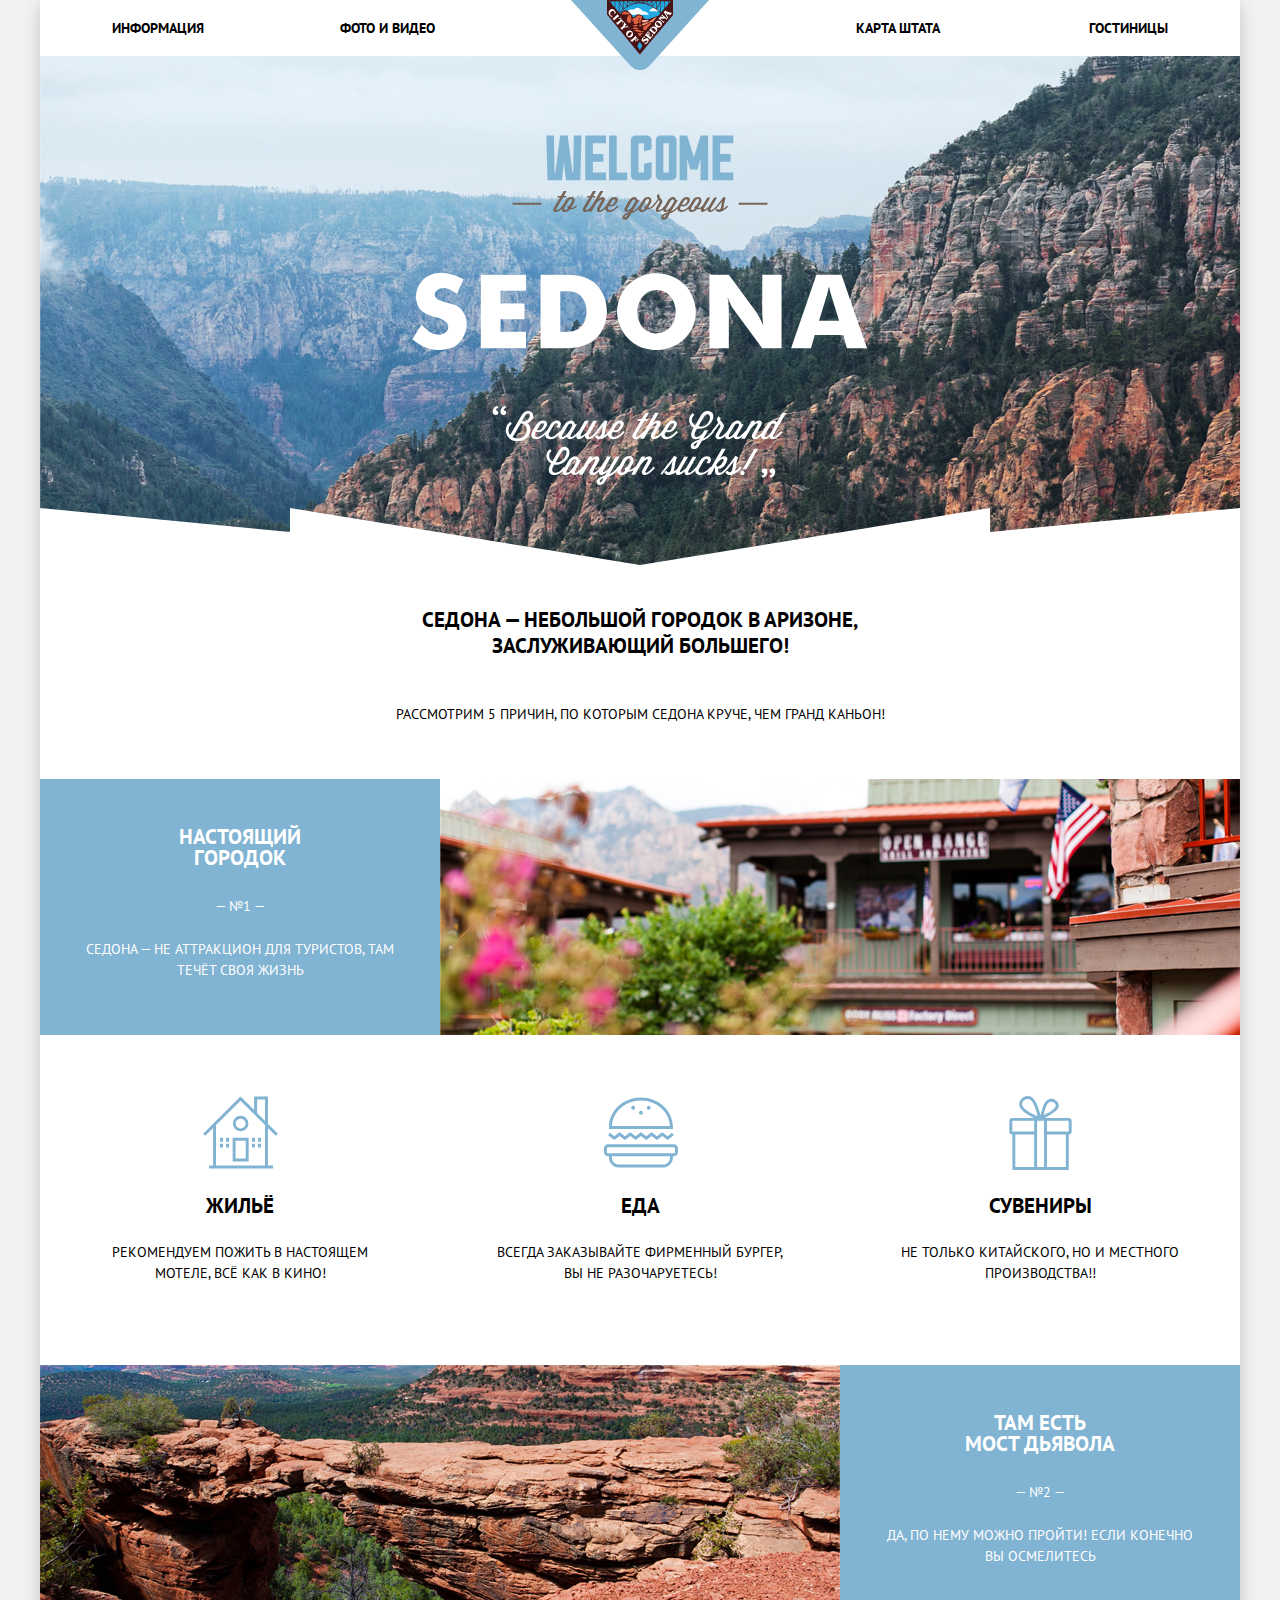
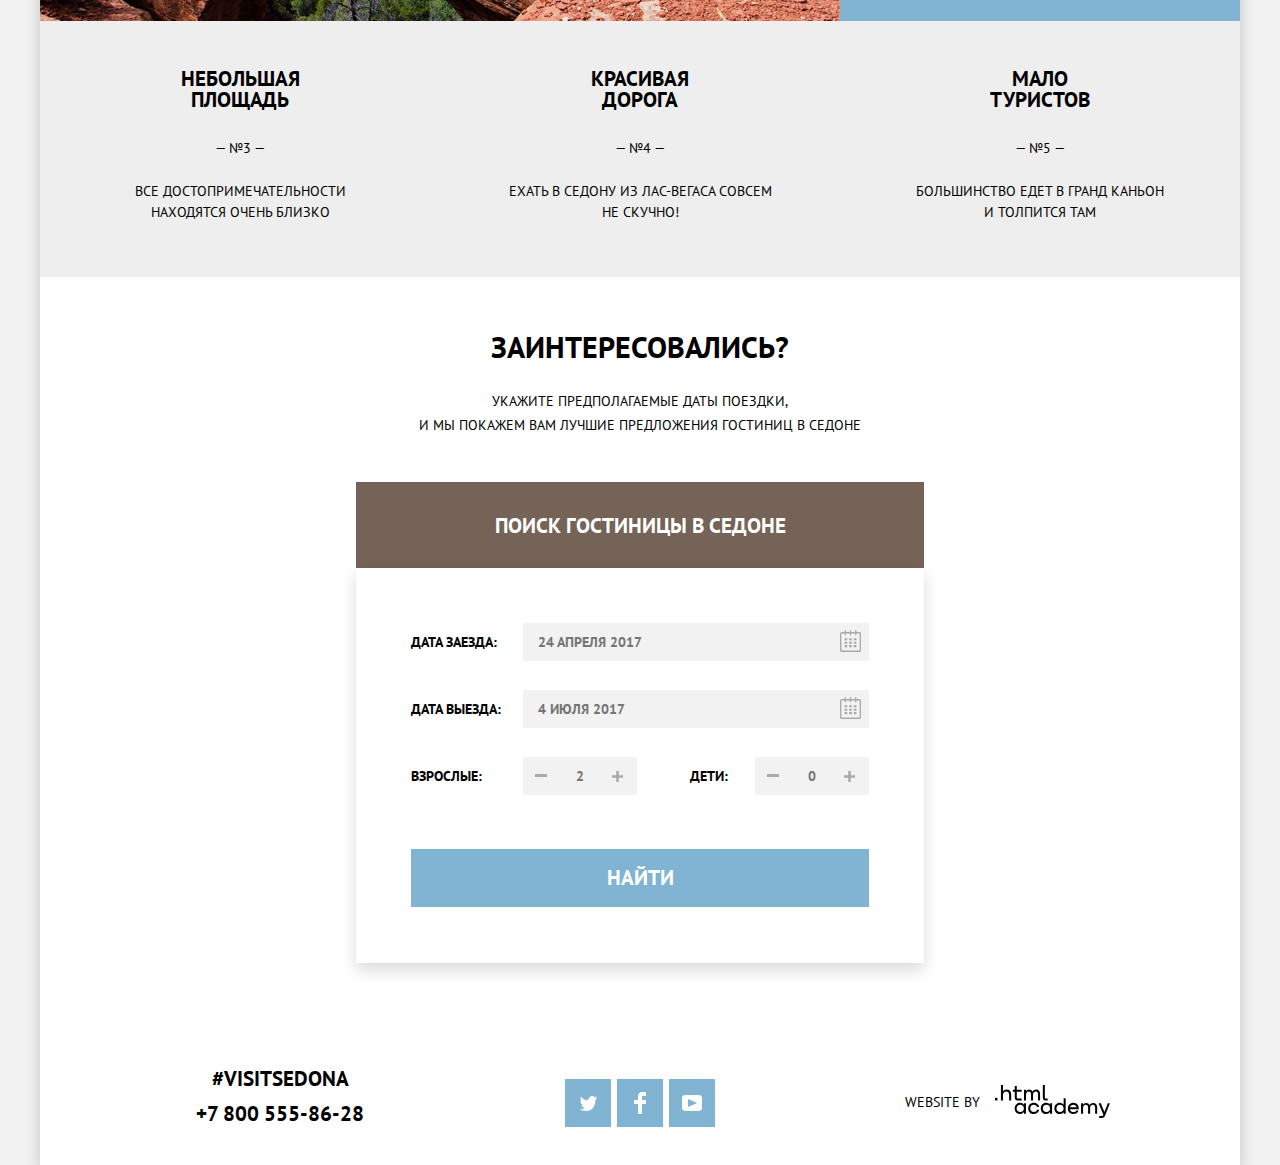
<file: index.html>
<!DOCTYPE html>
<html lang="ru">
	<head>
		<meta charset="utf-8">
		<title>HTML Academy: Седона</title>
		<link rel="icon" href="favicon.ico">
		<link href="css/normalize.min.css" rel="stylesheet">
		<link href="css/style.min.css" rel="stylesheet">
	</head>
	<body class="page">
		<div class="container">
			<header>
				<nav class="nav">
					<a class="nav_logo" href="#">
						<img  src="img/logo.svg" width="138" height="70" alt="логотип">
					</a>	
					<ul class="nav_item ">
						<li><a class="link" href="blank.html">Информация</a></li>
						<li><a class="link" href="blank.html">Фото и видео</a></li>
						<li><a class="link" href="blank.html">Карта штата</a></li>
						<li><a class="link" href="catalog.html">Гостиницы</a></li>
					</ul>
				</nav>
			</header>
			<main>
				<section>
					<div class="main">
						<img class="main_pic" src="img/welcome-text.svg" width="456" height="351" alt="sedona">
						</div>
						<h1 class="title">Седона — небольшой городок в Аризоне, заслуживающий большего!</h1>
						<h2 class="subtitle">Рассмотрим 5 причин, по которым Седона круче, чем гранд каньон!</h2>
				</section>
						<!--описание города-->
				<section>
					<div class="main_container">
						<div class="title_city">
							<h2 class="text_city">Настоящий<br>городок</h2>
							<p class="number">— №1 —</p>
							<p>Седона — не аттракцион для туристов, там 
								течёт своя жизнь</p>
						</div>
						<img class="pic_city" src="img/city.jpg" width="800" height="256" alt="живописный город">		
					</div>
					<ul class="list">
						<li>
							<img class="list_icon" src="img/icon-home.svg" width="75" height="72" alt="лого жильё">
							<h2 class="list_title">Жильё</h2>
							<p class="list_subtitle">Рекомендуем пожить в настоящем мотеле, всё как в кино! </p>
						</li>
						<li>
							<img class="list_icon" src="img/icon-burger.svg" width="75" height="70" alt="лого еда">
							<h2 class="list_title">Еда</h2>
							<p class="list_subtitle">Всегда заказывайте фирменный бургер, вы не разочаруетесь!</p>
						</li>
						<li>
							<img class="list_icon" src="img/icon-box.svg" width="64" height="77" alt="лого сувениры">
							<h2 class="list_title">Сувениры</h2>
							<p class="list_subtitle">Не только китайского, но и местного	производства!!</p>
						</li>
					</ul>	
					<div class="main_container">
						<div class="title_city">
							<h2 class="text_city">Там есть<br>Мост дьявола</h2>
							<p class="number">— №2 —</p>
							<p>Да, по нему можно пройти! Если конечно <br>
								вы осмелитесь</p>
						</div>	
						<img class="pic_canyon" src="img/canyon.jpg" width="800" height="256" alt="каньон моста дьявола">
					</div>
					<ul class="column">
						<li>
							<h2 class="text_city">небольшая<br>площадь</h2>
							<p class="number">— №3 —</p>
							<p class="item_subtitle">все достопримечательности <br>находятся очень близко</p>
						</li>
						<li>
							<h2 class="text_city">красивая<br>дорога</h2>
							<p class="number">— №4 —</p>
							<p class="item_subtitle">ехать в седону из лас-вегаса совсем <br>не скучно!</p>
						</li>
						<li>
							<h2 class="text_city">мало<br>туристов</h2>
							<p class="number">— №5 —</p>
							<p class="item_subtitle">большинство едет в гранд каньон <br> и толпится там</p>
						</li>
					</ul>
				</section>
					<!--форма поиска гостиницы-->
				<section class="form">
					<h3 class="form_title">Заинтересовались?</h3>
					<p class="form_subtitle">Укажите предполагаемые даты поездки,<br> и мы покажем вам лучшие предложения гостиниц в седоне</p>
					<div class="popup_container">
						<a class="form_button" target="blank" href="writeus.html" aria-label="поиск гостиницы">
							<span class="button_text">ПОИСК ГОСТИНИЦЫ В седоне</span>
						</a>
						<div class="popup_box">
							<form class="popup_filter" action="https://echo.htmlacademy.ru" method="get">
								<label class="in_text popup_text" for="date_in">дата заезда:</label>
								<div class="date_min"> 
									<input class="input_min " type="text" id="date_in" name="min-date" placeholder="24 апреля 2017">
									<button class="button_calendar" type="button" aria-label="дата заезда">
										<svg class="calendar" width="21" height="23" viewBox="0 0 21 23"  xmlns="http://www.w3.org/2000/svg">
											<path fill-rule="evenodd" clip-rule="evenodd" d="M16.406 3.02498H19.251C20.217 3.02498 21 3.84698 21 4.86198V21.164C21 22.179 20.217 23 19.251 23H1.75C0.784 23 0 22.179 0 21.164V4.86198C0 3.84698 0.784 3.02498 1.75 3.02498H4.593V1.64798C4.593 1.26698 4.887 0.958984 5.25 0.958984C5.612 0.958984 5.906 1.26698 5.906 1.64798V3.02498H9.844V1.64798C9.844 1.26698 10.138 0.958984 10.501 0.958984C10.862 0.958984 11.156 1.26698 11.156 1.64798V3.02498H15.094V1.64798C15.094 1.26698 15.387 0.958984 15.75 0.958984C16.112 0.958984 16.406 1.26698 16.406 1.64798V3.02498ZM19.5646 21.484C19.6466 21.3979 19.691 21.2828 19.688 21.164H19.689V4.86198C19.689 4.60898 19.493 4.40298 19.252 4.40298H16.407V5.78098C16.407 6.16198 16.113 6.46998 15.751 6.46998C15.388 6.46998 15.095 6.16198 15.095 5.78098V4.40298H11.157V5.78098C11.157 6.16198 10.863 6.46998 10.502 6.46998C10.139 6.46998 9.845 6.16198 9.845 5.78098V4.40298H5.907V5.78098C5.907 6.16198 5.613 6.46998 5.251 6.46998C4.888 6.46998 4.594 6.16198 4.594 5.78098V4.40298H1.75C1.50263 4.40953 1.30696 4.61458 1.312 4.86198V21.164C1.30696 21.4114 1.50263 21.6164 1.75 21.623H19.251C19.3698 21.6201 19.4826 21.5701 19.5646 21.484Z" />
											<path fill-rule="evenodd" clip-rule="evenodd" d="M4.59399 9.2251H7.21899V11.2911H4.59399V9.2251ZM4.59399 12.6681H7.21899V14.7351H4.59399V12.6681ZM7.21899 16.1121H4.59399V18.1781H7.21899V16.1121ZM9.18799 16.1121H11.813V18.1781H9.18799V16.1121ZM11.813 12.6681H9.18799V14.7351H11.813V12.6681ZM9.18799 9.2251H11.813V11.2911H9.18799V9.2251ZM16.406 16.1121H13.781V18.1781H16.406V16.1121ZM13.781 12.6681H16.406V14.7351H13.781V12.6681ZM16.406 9.2251H13.781V11.2911H16.406V9.2251Z" />
										</svg>
									</button>
								</div>	
								<label class="exit_text popup_text" for="date_out">дата выезда:</label>
								<div class="date_max">
									<input class="input_max" type="text" id="date_out" name="max-date" placeholder="4 июля 2017">
									<button class="button_calendar" type="button" aria-label="дата заезда">
										<svg class="calendar" width="21" height="23" viewBox="0 0 21 23"  xmlns="http://www.w3.org/2000/svg">
											<path fill-rule="evenodd" clip-rule="evenodd" d="M16.406 3.02498H19.251C20.217 3.02498 21 3.84698 21 4.86198V21.164C21 22.179 20.217 23 19.251 23H1.75C0.784 23 0 22.179 0 21.164V4.86198C0 3.84698 0.784 3.02498 1.75 3.02498H4.593V1.64798C4.593 1.26698 4.887 0.958984 5.25 0.958984C5.612 0.958984 5.906 1.26698 5.906 1.64798V3.02498H9.844V1.64798C9.844 1.26698 10.138 0.958984 10.501 0.958984C10.862 0.958984 11.156 1.26698 11.156 1.64798V3.02498H15.094V1.64798C15.094 1.26698 15.387 0.958984 15.75 0.958984C16.112 0.958984 16.406 1.26698 16.406 1.64798V3.02498ZM19.5646 21.484C19.6466 21.3979 19.691 21.2828 19.688 21.164H19.689V4.86198C19.689 4.60898 19.493 4.40298 19.252 4.40298H16.407V5.78098C16.407 6.16198 16.113 6.46998 15.751 6.46998C15.388 6.46998 15.095 6.16198 15.095 5.78098V4.40298H11.157V5.78098C11.157 6.16198 10.863 6.46998 10.502 6.46998C10.139 6.46998 9.845 6.16198 9.845 5.78098V4.40298H5.907V5.78098C5.907 6.16198 5.613 6.46998 5.251 6.46998C4.888 6.46998 4.594 6.16198 4.594 5.78098V4.40298H1.75C1.50263 4.40953 1.30696 4.61458 1.312 4.86198V21.164C1.30696 21.4114 1.50263 21.6164 1.75 21.623H19.251C19.3698 21.6201 19.4826 21.5701 19.5646 21.484Z" />
											<path fill-rule="evenodd" clip-rule="evenodd" d="M4.59399 9.2251H7.21899V11.2911H4.59399V9.2251ZM4.59399 12.6681H7.21899V14.7351H4.59399V12.6681ZM7.21899 16.1121H4.59399V18.1781H7.21899V16.1121ZM9.18799 16.1121H11.813V18.1781H9.18799V16.1121ZM11.813 12.6681H9.18799V14.7351H11.813V12.6681ZM9.18799 9.2251H11.813V11.2911H9.18799V9.2251ZM16.406 16.1121H13.781V18.1781H16.406V16.1121ZM13.781 12.6681H16.406V14.7351H13.781V12.6681ZM16.406 9.2251H13.781V11.2911H16.406V9.2251Z" />
										</svg>
									</button>
								</div>
								<label class="people_text popup_text" for="people_sum">взрослые:</label>
								<div class="people">
									<button class="min_button" type="button" aria-label="уменьшить количество взрослых">
										<svg class="min_svg" width="12" height="3" viewBox="0 0 12 3"  xmlns="http://www.w3.org/2000/svg">
											<rect width="12" height="3" />
										</svg>	
									</button>
									<button class="plus_button" type="button" aria-label="увеличить количество взрослых">
										<svg class="plus_svg" width="11" height="11" viewBox="0 0 11 11"  xmlns="http://www.w3.org/2000/svg">
											<path fill-rule="evenodd" clip-rule="evenodd" d="M4.23086 6.76932V11H6.76932V6.76932H11V4.23086H6.76932V0H4.23085V4.23086H0V6.76932H4.23086Z" />
											</svg>
										</button>						  
									<input class="people_input" type="text" id="people_sum" name="people" placeholder="2">
								</div>
								<label class="children_text popup_text" for="children_sum">дети:</label>
								<div class="children">
									<button class="min_button" type="button" aria-label="уменьшить количество детей">
										<svg class="min_svg" width="12" height="3" viewBox="0 0 12 3"  xmlns="http://www.w3.org/2000/svg">
											<rect width="12" height="3" />
										</svg>	
									</button>
									<button class="plus_button" type="button" aria-label="увеличить количество детей">
										<svg class="plus_svg" width="11" height="11" viewBox="0 0 11 11"  xmlns="http://www.w3.org/2000/svg">
											<path fill-rule="evenodd" clip-rule="evenodd" d="M4.23086 6.76932V11H6.76932V6.76932H11V4.23086H6.76932V0H4.23085V4.23086H0V6.76932H4.23086Z" />
											</svg>
									</button>
									<input class="children_input" type="text" id="children_sum" name="children" placeholder="0">
								</div>
								<button class="find" type="submit" aria-label="найти">
									<span class="find_text">Найти</span>					
								</button>
							</form>
						</div>
					</div>
				</section>			
					<!--карта-->
				<section class="map">
					<iframe class="map_google" src="https://www.google.com/maps/embed?pb=!1m18!1m12!1m3!1d15130.436055180538!2d-111.79829925244097!3d34.85656968209556!2m3!1f0!2f0!3f0!3m2!1i1024!2i768!4f13.1!3m3!1m2!1s0x872da132f942b00d%3A0x5548c523fa6c8efd!2z0KHQtdC00L7QvdCwLCDQkNGA0LjQt9C-0L3QsCA4NjMzNiwg0KHQqNCQ!5e0!3m2!1sru!2sru!4v1625674067062!5m2!1sru!2sru" width="1199" height="594" style="border:0;" allowfullscreen="" loading="lazy"></iframe>
				</section>
			</main>
			<footer class="footer">
				<div class="contact">
					<h3 class="contact_title visually_hidden">контакты</h3>
					<p class="contact_subtitle">#visitSEDONA</p>
					<a class="tel" href="tel:+78005558628">+7 800 555-86-28</a>
				</div>
				<div class="smm">
					<h3 class="smm_text visually_hidden">соц сети</h3>
					<ul class="list_item">
						<li>				
							<a class="smm_icon" href="#" aria-label="twitter">
								<svg width="17" height="17" viewBox="0 0 17 17"  xmlns="http://www.w3.org/2000/svg">
									<path d="M10.95 1.14409C12.635 0.648089 13.934 1.41409 14.527 2.32309C15.2 2.09209 15.858 1.84209 16.538 1.61509C16.5249 2.30145 16.2117 2.94761 15.681 3.38309C16.366 3.55309 16.985 2.89209 16.985 2.89209C16.816 3.89209 15.979 4.68009 15.422 4.91609C15.191 11.6661 12.247 16.1331 5.34498 15.9981H4.89898C4.48898 15.9981 0.734977 15.5381 0.000976562 14.1111C2.27198 14.3071 3.89398 13.6891 4.69398 12.9341C3.73398 12.6341 2.01498 12.4571 1.71498 9.98409C2.06398 10.0901 2.27898 10.2121 2.90498 10.1031C1.70498 9.24709 0.373977 8.53009 0.447977 6.33009C0.732977 6.65809 1.51498 6.86609 1.78798 6.80209C1.08498 6.56109 -0.182023 3.44209 0.893977 1.85009C2.71198 3.70409 4.62898 5.45609 8.04598 5.62309C8.25398 3.33009 9.18298 1.79309 10.95 1.14409Z" />
								</svg>
							</a>
						</li>
						<li>
							<a class="smm_icon" href="#" aria-label="facebook">
								<svg width="12" height="22" viewBox="0 0 12 22"  xmlns="http://www.w3.org/2000/svg">
									<path d="M12 4V0H8C5.79086 0 4 1.79086 4 4V8H0V12H4V22H8V12H12V8H8V4H12Z" />
								</svg>
							</a>
						</li>
						<li>
							<a class="smm_icon" href="#" aria-label="youtube">
								<svg width="20" height="16" viewBox="0 0 20 16"  xmlns="http://www.w3.org/2000/svg">
									<path fill-rule="evenodd" clip-rule="evenodd" d="M3 0H17C18.65 0 20 1.35 20 3V13C20 14.65 18.65 16 17 16H3C1.35 16 0 14.65 0 13V3C0 1.35 1.35 0 3 0ZM6.027 4.002V11.998L15.014 8L6.027 4.002Z" />
								</svg>								
							</a>
						</li>
					</ul>
				</div>
				<div class="dev">
					<h3 class="dev_title visually_hidden">разработчик</h3>
					<a class="dev_link" href="https://htmlacademy.ru/intensive/htmlcss">
						<p class="dev_text">Website by</p>				
						<svg class="dev_logo" width="115" height="33" viewBox="0 0 115 33"  xmlns="http://www.w3.org/2000/svg">
							<path d="M0 12.8691V15.4429H2.45789V12.8691H0Z" />
							<path d="M11.6466 4.52562C10.0863 4.52562 8.82534 5.23341 8.03454 6.26294H7.94905V0H5.91864V15.4429H7.94905V10.1451C7.94905 8.02172 9.27418 6.49888 11.2191 6.49888C13.0572 6.49888 14.1258 7.87158 14.1258 9.71614V15.4429H16.1563V9.35153C16.1563 6.41308 14.3396 4.52562 11.6466 4.52562Z" />
							<path d="M26.6171 4.82696H21.8082V1.07349H19.7778V4.82696H17.8542V6.80022H19.7778V12.7843C19.7778 14.5002 20.7396 15.4439 22.4708 15.4439H26.6171V13.4492H22.8769C22.193 13.4492 21.8082 13.0632 21.8082 12.3983V6.80022H26.6171V4.82696Z" />
							<path d="M41.1215 4.54712C39.497 4.54712 38.2576 5.34071 37.5736 6.60618H37.5095C36.8897 5.36217 35.7356 4.54712 34.154 4.54712C32.7434 4.54712 31.6746 5.29781 31.0336 6.3488H30.948V4.82596H29.0031V15.4429H31.0336V9.99504C31.0336 8.00032 32.0806 6.54184 33.6624 6.49894C35.1584 6.45604 36.0347 7.52847 36.0347 9.13708V15.4429H38.0652V9.82343C38.0652 7.44266 39.4758 6.49894 40.6941 6.49894C42.1688 6.49894 43.0452 7.52847 43.0452 9.13708V15.4429H45.0754V8.92261C45.0754 6.3488 43.6221 4.54712 41.1215 4.54712Z" />
							<path d="M47.8271 12.6975C47.8271 14.4348 48.8103 15.4429 50.6269 15.4429H52.6359V13.4696H50.9261C50.2422 13.4696 49.8574 13.0835 49.8574 12.4186V0H47.8271V12.6975Z" />
							<path d="M28.9048 19.6888H28.8192C28.027 18.6227 26.7425 17.8764 25.0295 17.8551C21.882 17.8124 19.6338 20.1365 19.6338 23.4202C19.6338 26.7252 21.9248 29.0494 25.008 29.0068C26.7637 28.9853 28.027 28.1965 28.8192 27.0663H28.9048V28.7081H30.9177V18.1536H28.9048V19.6888ZM25.3077 27.0451C23.081 27.0451 21.6679 25.4245 21.6679 23.4202C21.6679 21.4159 23.081 19.7954 25.3077 19.7954C27.4703 19.7954 28.8836 21.4159 28.8836 23.4202C28.8836 25.4033 27.4703 27.0451 25.3077 27.0451Z" />
							<path d="M44.2095 21.9915C43.717 19.6034 41.5973 17.855 38.8139 17.855C35.4524 17.855 33.2042 20.307 33.2042 23.4201C33.2042 26.5331 35.4524 29.0067 38.8139 29.0067C41.5973 29.0067 43.717 27.2155 44.2095 24.8061H42.0898C41.6617 26.1494 40.3984 27.0662 38.8354 27.0662C36.6513 27.0662 35.2381 25.4244 35.2381 23.4201C35.2381 21.4158 36.6513 19.7953 38.8354 19.7953C40.4625 19.7953 41.6617 20.7548 42.0898 21.9915H44.2095Z"/>
							<path d="M55.0836 19.6888H54.998C54.2058 18.6227 52.921 17.8764 51.2081 17.8551C48.0607 17.8124 45.8125 20.1365 45.8125 23.4202C45.8125 26.7252 48.1036 29.0494 51.1866 29.0068C52.9425 28.9853 54.2058 28.1965 54.998 27.0663H55.0836V28.7081H57.0962V18.1536H55.0836V19.6888ZM51.4866 27.0451C49.2596 27.0451 47.8466 25.4245 47.8466 23.4202C47.8466 21.4159 49.2596 19.7954 51.4866 19.7954C53.6491 19.7954 55.0622 21.4159 55.0622 23.4202C55.0622 25.4033 53.6491 27.0451 51.4866 27.0451Z" />
							<path d="M68.6538 19.7953H68.5682C67.776 18.6652 66.4483 17.8763 64.7568 17.855C61.6738 17.8123 59.3827 20.1365 59.3827 23.4415C59.3827 26.7251 61.6309 29.0493 64.7783 29.0067C66.4483 28.9853 67.776 28.239 68.5468 27.1729H68.6538V28.708H70.6665V13.356H68.6538V19.7953ZM65.0568 27.0662C62.8298 27.0662 61.4168 25.4458 61.4168 23.4415C61.4168 21.4372 62.8298 19.8166 65.0568 19.8166C67.2193 19.8166 68.6324 21.4585 68.6324 23.4415C68.6324 25.4458 67.2193 27.0662 65.0568 27.0662Z" />
							<path d="M78.3297 17.855C75.0752 17.855 72.8483 20.3497 72.8483 23.4414C72.8483 26.4479 74.9467 29.0067 78.3724 29.0067C80.8561 29.0067 82.8475 27.6633 83.5541 25.4244H81.4342C80.9634 26.4267 79.8286 27.0662 78.4582 27.0662C76.5312 27.0662 75.1608 25.7869 75.0108 24.1451H83.7682C84.0464 20.6269 81.8412 17.855 78.3297 17.855ZM78.2868 19.7953C79.9783 19.7953 81.2416 20.8401 81.5627 22.354H75.0538C75.3534 20.8614 76.6168 19.7953 78.2868 19.7953Z" />
							<path d="M98.1985 17.8762C96.5713 17.8762 95.3295 18.6651 94.6443 19.9232H94.5799C93.9591 18.6865 92.8029 17.8762 91.2184 17.8762C89.8054 17.8762 88.7347 18.6225 88.0924 19.6673H88.0068V18.1534H86.0583V28.7079H88.0924V23.2921C88.0924 21.3091 89.1417 19.8592 90.7261 19.8165C92.2247 19.7739 93.1028 20.84 93.1028 22.4392V28.7079H95.1368V23.1215C95.1368 20.7547 96.5499 19.8165 97.7703 19.8165C99.2477 19.8165 100.125 20.84 100.125 22.4392V28.7079H102.16V22.226C102.16 19.6673 100.704 17.8762 98.1985 17.8762Z" />
							<path d="M109.441 27.0237L105.801 18.1536H103.553L108.392 29.7104L108.371 29.753C108.028 30.6272 107.643 30.947 106.701 30.947H104.196V32.9726H106.701C108.542 32.9726 109.527 32.1411 110.212 30.3499L114.88 18.1536H112.803L109.441 27.0237Z" />
						</svg>					
					</a>				
				</div>
			</footer>		
		</div>
	</body>
</html>
</file>
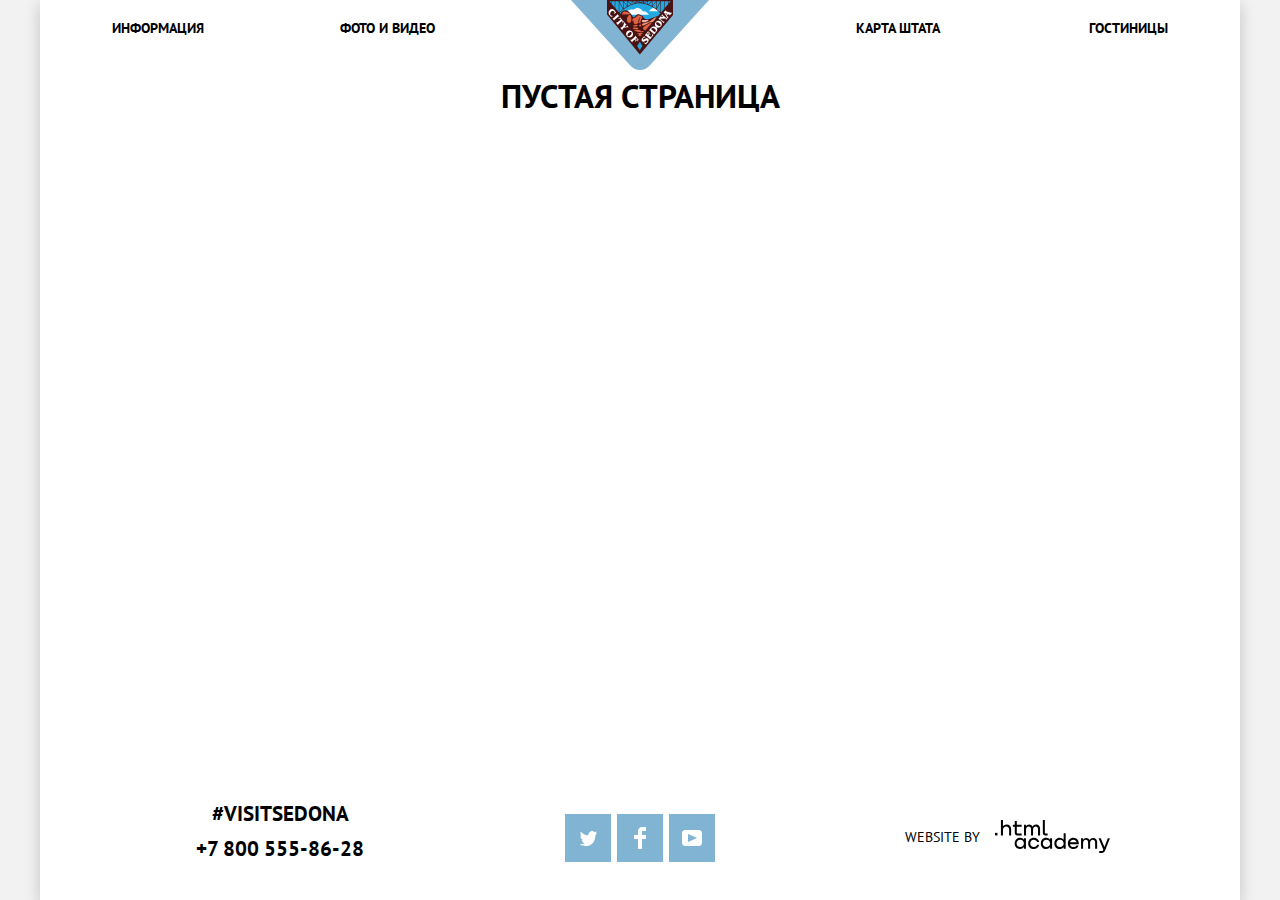
<file: blank.html>
<!DOCTYPE html>
<html lang="ru">
	<head>
		<meta charset="utf-8">
		<title>HTML Academy: пустая страница</title>
		<link rel="icon" href="favicon.ico">
		<link href="css/normalize.min.css" rel="stylesheet">
		<link href="css/style.min.css" rel="stylesheet">
	</head>
	<body class="page">
		<div class="blank">
			<header>
				<nav class="nav">
					<a class="nav_logo" href="index.html">
						<img  src="img/logo.svg" width="138" height="70" alt="логотип">
					</a>
					<ul class="nav_item">
						<li><a class="link" href="blank.html">Информация</a></li>
						<li><a class="link" href="blank.html">Фото и видео</a></li>
						<li><a class="link" href="blank.html">Карта штата</a></li>
						<li><a class="link" href="catalog.html">Гостиницы</a></li>
					</ul>
				</nav>
			</header>
			<section>
				<h2 class="blank_text">пустая страница</h2>
			</section>
			<footer class="footer catalog_footer">
				<div class="contact">
					<h3 class="contact_title visually_hidden">контакты</h3>
					<p class="contact_subtitle">#visitSEDONA</p>
					<a class="tel" href="tel:+78005558628">+7 800 555-86-28</a>
				</div>
				<div class="smm">
					<h3 class="smm_text visually_hidden">соц сети</h3>
					<ul class="list_item">
						<li>				
							<a class="smm_icon" href="#" aria-label="twitter">
								<svg width="17" height="17" viewBox="0 0 17 17"  xmlns="http://www.w3.org/2000/svg">
									<path d="M10.95 1.14409C12.635 0.648089 13.934 1.41409 14.527 2.32309C15.2 2.09209 15.858 1.84209 16.538 1.61509C16.5249 2.30145 16.2117 2.94761 15.681 3.38309C16.366 3.55309 16.985 2.89209 16.985 2.89209C16.816 3.89209 15.979 4.68009 15.422 4.91609C15.191 11.6661 12.247 16.1331 5.34498 15.9981H4.89898C4.48898 15.9981 0.734977 15.5381 0.000976562 14.1111C2.27198 14.3071 3.89398 13.6891 4.69398 12.9341C3.73398 12.6341 2.01498 12.4571 1.71498 9.98409C2.06398 10.0901 2.27898 10.2121 2.90498 10.1031C1.70498 9.24709 0.373977 8.53009 0.447977 6.33009C0.732977 6.65809 1.51498 6.86609 1.78798 6.80209C1.08498 6.56109 -0.182023 3.44209 0.893977 1.85009C2.71198 3.70409 4.62898 5.45609 8.04598 5.62309C8.25398 3.33009 9.18298 1.79309 10.95 1.14409Z" />
								</svg>
							</a>
						</li>
						<li>
							<a class="smm_icon" href="#" aria-label="facebook">
								<svg width="12" height="22" viewBox="0 0 12 22"  xmlns="http://www.w3.org/2000/svg">
									<path d="M12 4V0H8C5.79086 0 4 1.79086 4 4V8H0V12H4V22H8V12H12V8H8V4H12Z" />
								</svg>
							</a>
						</li>
						<li>
							<a class="smm_icon" href="#" aria-label="youtube">
								<svg width="20" height="16" viewBox="0 0 20 16"  xmlns="http://www.w3.org/2000/svg">
									<path fill-rule="evenodd" clip-rule="evenodd" d="M3 0H17C18.65 0 20 1.35 20 3V13C20 14.65 18.65 16 17 16H3C1.35 16 0 14.65 0 13V3C0 1.35 1.35 0 3 0ZM6.027 4.002V11.998L15.014 8L6.027 4.002Z" />
								</svg>								
							</a>
						</li>
					</ul>
				</div>
				<div class="dev">
					<h3 class="dev_title visually_hidden">разработчик</h3>
					<a class="dev_link" href="https://htmlacademy.ru/intensive/htmlcss">
						<p class="dev_text">Website by</p>				
						<svg class="dev_logo" width="115" height="33" viewBox="0 0 115 33"  xmlns="http://www.w3.org/2000/svg">
							<path d="M0 12.8691V15.4429H2.45789V12.8691H0Z" />
							<path d="M11.6466 4.52562C10.0863 4.52562 8.82534 5.23341 8.03454 6.26294H7.94905V0H5.91864V15.4429H7.94905V10.1451C7.94905 8.02172 9.27418 6.49888 11.2191 6.49888C13.0572 6.49888 14.1258 7.87158 14.1258 9.71614V15.4429H16.1563V9.35153C16.1563 6.41308 14.3396 4.52562 11.6466 4.52562Z" />
							<path d="M26.6171 4.82696H21.8082V1.07349H19.7778V4.82696H17.8542V6.80022H19.7778V12.7843C19.7778 14.5002 20.7396 15.4439 22.4708 15.4439H26.6171V13.4492H22.8769C22.193 13.4492 21.8082 13.0632 21.8082 12.3983V6.80022H26.6171V4.82696Z" />
							<path d="M41.1215 4.54712C39.497 4.54712 38.2576 5.34071 37.5736 6.60618H37.5095C36.8897 5.36217 35.7356 4.54712 34.154 4.54712C32.7434 4.54712 31.6746 5.29781 31.0336 6.3488H30.948V4.82596H29.0031V15.4429H31.0336V9.99504C31.0336 8.00032 32.0806 6.54184 33.6624 6.49894C35.1584 6.45604 36.0347 7.52847 36.0347 9.13708V15.4429H38.0652V9.82343C38.0652 7.44266 39.4758 6.49894 40.6941 6.49894C42.1688 6.49894 43.0452 7.52847 43.0452 9.13708V15.4429H45.0754V8.92261C45.0754 6.3488 43.6221 4.54712 41.1215 4.54712Z" />
							<path d="M47.8271 12.6975C47.8271 14.4348 48.8103 15.4429 50.6269 15.4429H52.6359V13.4696H50.9261C50.2422 13.4696 49.8574 13.0835 49.8574 12.4186V0H47.8271V12.6975Z" />
							<path d="M28.9048 19.6888H28.8192C28.027 18.6227 26.7425 17.8764 25.0295 17.8551C21.882 17.8124 19.6338 20.1365 19.6338 23.4202C19.6338 26.7252 21.9248 29.0494 25.008 29.0068C26.7637 28.9853 28.027 28.1965 28.8192 27.0663H28.9048V28.7081H30.9177V18.1536H28.9048V19.6888ZM25.3077 27.0451C23.081 27.0451 21.6679 25.4245 21.6679 23.4202C21.6679 21.4159 23.081 19.7954 25.3077 19.7954C27.4703 19.7954 28.8836 21.4159 28.8836 23.4202C28.8836 25.4033 27.4703 27.0451 25.3077 27.0451Z" />
							<path d="M44.2095 21.9915C43.717 19.6034 41.5973 17.855 38.8139 17.855C35.4524 17.855 33.2042 20.307 33.2042 23.4201C33.2042 26.5331 35.4524 29.0067 38.8139 29.0067C41.5973 29.0067 43.717 27.2155 44.2095 24.8061H42.0898C41.6617 26.1494 40.3984 27.0662 38.8354 27.0662C36.6513 27.0662 35.2381 25.4244 35.2381 23.4201C35.2381 21.4158 36.6513 19.7953 38.8354 19.7953C40.4625 19.7953 41.6617 20.7548 42.0898 21.9915H44.2095Z"/>
							<path d="M55.0836 19.6888H54.998C54.2058 18.6227 52.921 17.8764 51.2081 17.8551C48.0607 17.8124 45.8125 20.1365 45.8125 23.4202C45.8125 26.7252 48.1036 29.0494 51.1866 29.0068C52.9425 28.9853 54.2058 28.1965 54.998 27.0663H55.0836V28.7081H57.0962V18.1536H55.0836V19.6888ZM51.4866 27.0451C49.2596 27.0451 47.8466 25.4245 47.8466 23.4202C47.8466 21.4159 49.2596 19.7954 51.4866 19.7954C53.6491 19.7954 55.0622 21.4159 55.0622 23.4202C55.0622 25.4033 53.6491 27.0451 51.4866 27.0451Z" />
							<path d="M68.6538 19.7953H68.5682C67.776 18.6652 66.4483 17.8763 64.7568 17.855C61.6738 17.8123 59.3827 20.1365 59.3827 23.4415C59.3827 26.7251 61.6309 29.0493 64.7783 29.0067C66.4483 28.9853 67.776 28.239 68.5468 27.1729H68.6538V28.708H70.6665V13.356H68.6538V19.7953ZM65.0568 27.0662C62.8298 27.0662 61.4168 25.4458 61.4168 23.4415C61.4168 21.4372 62.8298 19.8166 65.0568 19.8166C67.2193 19.8166 68.6324 21.4585 68.6324 23.4415C68.6324 25.4458 67.2193 27.0662 65.0568 27.0662Z" />
							<path d="M78.3297 17.855C75.0752 17.855 72.8483 20.3497 72.8483 23.4414C72.8483 26.4479 74.9467 29.0067 78.3724 29.0067C80.8561 29.0067 82.8475 27.6633 83.5541 25.4244H81.4342C80.9634 26.4267 79.8286 27.0662 78.4582 27.0662C76.5312 27.0662 75.1608 25.7869 75.0108 24.1451H83.7682C84.0464 20.6269 81.8412 17.855 78.3297 17.855ZM78.2868 19.7953C79.9783 19.7953 81.2416 20.8401 81.5627 22.354H75.0538C75.3534 20.8614 76.6168 19.7953 78.2868 19.7953Z" />
							<path d="M98.1985 17.8762C96.5713 17.8762 95.3295 18.6651 94.6443 19.9232H94.5799C93.9591 18.6865 92.8029 17.8762 91.2184 17.8762C89.8054 17.8762 88.7347 18.6225 88.0924 19.6673H88.0068V18.1534H86.0583V28.7079H88.0924V23.2921C88.0924 21.3091 89.1417 19.8592 90.7261 19.8165C92.2247 19.7739 93.1028 20.84 93.1028 22.4392V28.7079H95.1368V23.1215C95.1368 20.7547 96.5499 19.8165 97.7703 19.8165C99.2477 19.8165 100.125 20.84 100.125 22.4392V28.7079H102.16V22.226C102.16 19.6673 100.704 17.8762 98.1985 17.8762Z" />
							<path d="M109.441 27.0237L105.801 18.1536H103.553L108.392 29.7104L108.371 29.753C108.028 30.6272 107.643 30.947 106.701 30.947H104.196V32.9726H106.701C108.542 32.9726 109.527 32.1411 110.212 30.3499L114.88 18.1536H112.803L109.441 27.0237Z" />
						</svg>					
					</a>				
				</div>
			</footer>		
		</div>	
	</body>
</html>
</file>
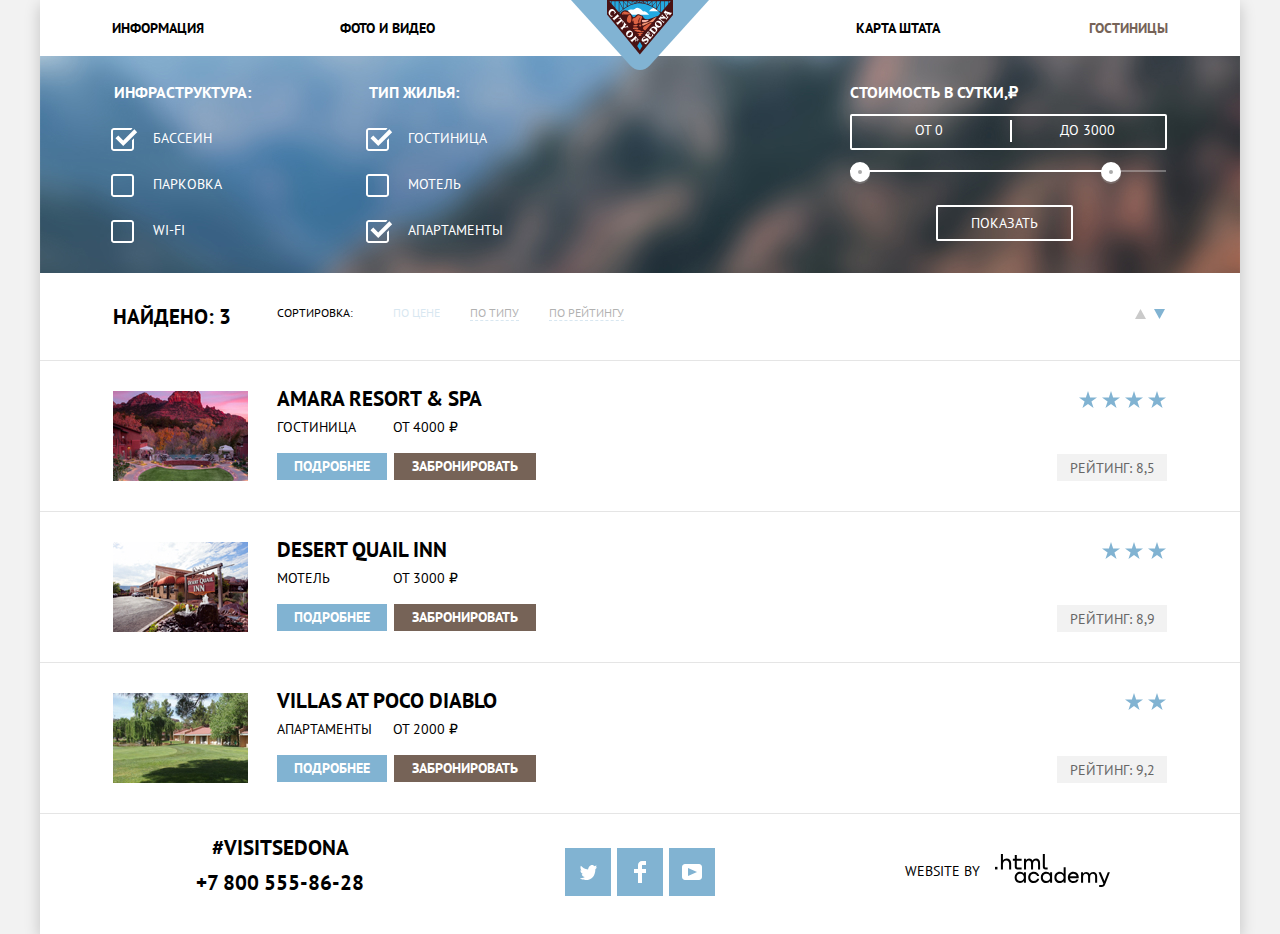
<file: catalog.html>
<!DOCTYPE html>
<html lang="ru">
	<head>
		<meta charset="utf-8">
		<title>HTML Academy: каталог товаров</title>
		<link rel="icon" href="favicon.ico">
		<link href="css/normalize.min.css" rel="stylesheet">
		<link href="css/style.min.css" rel="stylesheet">
	</head>
	<body class="page">
		<div class="catalog">
			<header>
				<nav class="nav">
					<a class="nav_logo" href="index.html">
						<img  src="img/logo.svg" width="138" height="70" alt="логотип">
					</a>
					<ul class="nav_item">
						<li><a class="link" href="blank.html">Информация</a></li>
						<li><a class="link" href="blank.html">Фото и видео</a></li>
						<li><a class="link" href="blank.html">Карта штата</a></li>
						<li><a class="act link" href="catalog.html">Гостиницы</a></li>
					</ul>
				</nav>
			</header>
			<section>
				<h2 class="filter visually_hidden ">Фильтр товаров</h2>
				<form class="filter_form" action="https://echo.htmlacademy.ru" method="get">
					<fieldset class="filter_container">
						<legend class="filter_title">Инфраструктура:</legend>
						<ul class="filter_list">
							<li>
								<input class="filter_check visually_hidden" type="checkbox" name="pool" id="pool" checked>
								<label class="filter_text" for="pool">бассеин</label>
							</li>
							<li>
								<input class="filter_check visually_hidden" type="checkbox" name="park" id="park">
								<label class="filter_text" for="park">парковка</label>
							</li>
							<li>
								<input class="filter_check visually_hidden" type="checkbox" name="wi-fi" id="wi-fi">
								<label class="filter_text" for="wi-fi">wi-fi</label>
							</li>
						</ul>
					</fieldset>
					<fieldset class="filter_container">
						<legend class="filter_title">тип жилья:</legend>
						<ul class="filter_list">
							<li>
								<input class="filter_check visually_hidden" type="checkbox" name="hotel" id="hotel" checked >
								<label class="filter_text" for="hotel">гостиница</label>
							</li>
							<li>
								<input class="filter_check visually_hidden" type="checkbox" name="motel" id="motel" >
								<label class="filter_text" for="motel">мотель</label>
							</li>
							<li>
								<input class="filter_check visually_hidden" type="checkbox" name="apartments" id="apartments" checked>
								<label class="filter_text" for="apartments">апартаменты</label>
							</li>						
						</ul>
					</fieldset>
					<fieldset class="price">
						<legend class="price_text">Стоимость в сутки,<span class="rub"></span></legend>
						<div class="price_range">
							<div class="price_controls">
								<label class="visually_hidden" for="price_min">цена от 0</label>
								<input class="price_min" type="text" id="price_min" name="min-price" value="от 0">
								<label class="visually_hidden" for="price_max">цена до 3000</label>
								<input class="price_max" type="text" id="price_max" name="max-price" value="до 3000">
								<div class="line"></div>
							</div>
							<div class="range_controls">
								<div class="scale">
									<div class="bar"></div>
								</div>
								<div class="toggle toggle_min" tabindex="0" aria-label="уменьшить цену"></div>
								<div class="toggle toggle_max" tabindex="0" aria-label="увеличить цену"></div>
							</div>
						</div>
						<button class="result" type="submit" >Показать</button>
					</fieldset>
				</form>
			</section>
			<section>
				<div class="search_grid center">
					<h2 class="search visually_hidden">результаты поиска</h2>	
					<h3 class="search_title">найдено: 3</h3>
					<div class="search_container">
						<span class="search_text">сортировка:</span>
						 <ul class="search_list">
							 <li>
								 <a class="search_type search_act" href="#">по цене</a>
							 </li>
							 <li>
								<a class="search_type" href="#">по типу</a>
							</li>
							<li>
								<a class="search_type" href="#">по рейтингу</a>
							</li>
						</ul>
					</div>
					<div class="arrow">
						<a class="arrow_btn btn_up" href="#" aria-label="сортировать по увеличению">
							<svg width="11" height="10" viewBox="0 0 11 10"  xmlns="http://www.w3.org/2000/svg">
								<path d="M5.5 0L0 10H11L5.5 0Z" />
							</svg>
						</a>
						<a class="arrow_btn btn_down" href="#" aria-label="сортировать по уменьшению">
							<svg width="11" height="10" viewBox="0 0 11 10" xmlns="http://www.w3.org/2000/svg">
								<path d="M5.5 10L0 0H11" />
							</svg>
						</a>
					</div>
				</div>
						<!--карточки товара-->
				<ul class="product_list ">
					<li class="line_body"></li>
					<li class="center">
						<img class="product_pic" src="img/amara.jpg" width="135" height="90" alt="гостиница и спа салон">
						<div class="product_title">
							<a href="#">
								<h3 class="product_text">Amara Resort & Spa</h3>
							</a>
							<div class="product_container">
								<p class="product_type">Гостиница</p>
								<p class="product_price">От 4000 ₽</p>
							</div>
							<div class="button_container">
								<button class="product_info" type="button">подробнее</button>
								<button class="product_go" type="button">забронировать</button>
							</div>
						</div>
						<div class="rating">
							<div class="star">
								<img class="rating_star" src="img/star.svg" width="19" height="17" alt="star">
								<img class="rating_star" src="img/star.svg" width="19" height="17" alt="star">
								<img class="rating_star" src="img/star.svg" width="19" height="17" alt="star">
								<img class="rating_star" src="img/star.svg" width="19" height="17" alt="star">
							</div>				
							<span class="rating_text">Рейтинг: 8,5</span>
						</div>
					</li>
					<li class="line_body"></li>
					<li class="center">
						<img class="product_pic" src="img/desert.jpg" width="135" height="90" alt=">мотель в пустыне">
						<div class="product_title">						
							<a href="#">
								<h3 class="product_text">Desert Quail Inn</h3>
							</a>
							<div class="product_container">
								<p class="product_type">мотель</p>
								<p class="product_price">От 3000 ₽</p>
							</div>	
							<div class="button_container">
								<button class="product_info" type="button">подробнее</button>
								<button class="product_go" type="button">забронировать</button>
							</div>	
						</div>
						<div class="rating">
							<div class="star">
								<img class="rating_star" src="img/star.svg" width="19" height="17" alt="star">
								<img class="rating_star" src="img/star.svg" width="19" height="17" alt="star">
								<img class="rating_star" src="img/star.svg" width="19" height="17" alt="star">	
							</div>
							<span class="rating_text">Рейтинг: 8,9</span>
						</div>
					</li>		
					<li class="line_body"></li>
					<li class="center">
						<img class="product_pic" src="img/villas.jpg" width="135" height="90" alt=">>виллы на зелёных лугах">
						<div class="product_title">						
							<a href="#">
								<h3 class="product_text">Villas at Poco Diablo</h3>
							</a>
							<div class="product_container">
								<p class="product_type">апартаменты</p>
								<p class="product_price">От 2000 ₽</p>
							</div>
							<div class="button_container">
								<button class="product_info" type="button">подробнее</button>
								<button class="product_go" type="button">забронировать</button>
							</div>
						</div>					
						<div class="rating">
							<div class="star">
								<img class="rating_star" src="img/star.svg" width="19" height="17" alt="star">
								<img class="rating_star" src="img/star.svg" width="19" height="17" alt="star">
							</div>
							<span class="rating_text">Рейтинг: 9,2</span>
						</div>
					</li>		
					<li class="line_body"></li>
				</ul>
			</section>			
			<footer class="footer catalog_footer">
				<div class="contact">
					<h3 class="contact_title visually_hidden">контакты</h3>
					<p class="contact_subtitle">#visitSEDONA</p>
					<a class="tel" href="tel:+78005558628">+7 800 555-86-28</a>
				</div>
				<div class="smm">
					<h3 class="smm_text visually_hidden">соц сети</h3>
					<ul class="list_item">
						<li>				
							<a class="smm_icon" href="#" aria-label="twitter">
								<svg width="17" height="17" viewBox="0 0 17 17"  xmlns="http://www.w3.org/2000/svg">
									<path d="M10.95 1.14409C12.635 0.648089 13.934 1.41409 14.527 2.32309C15.2 2.09209 15.858 1.84209 16.538 1.61509C16.5249 2.30145 16.2117 2.94761 15.681 3.38309C16.366 3.55309 16.985 2.89209 16.985 2.89209C16.816 3.89209 15.979 4.68009 15.422 4.91609C15.191 11.6661 12.247 16.1331 5.34498 15.9981H4.89898C4.48898 15.9981 0.734977 15.5381 0.000976562 14.1111C2.27198 14.3071 3.89398 13.6891 4.69398 12.9341C3.73398 12.6341 2.01498 12.4571 1.71498 9.98409C2.06398 10.0901 2.27898 10.2121 2.90498 10.1031C1.70498 9.24709 0.373977 8.53009 0.447977 6.33009C0.732977 6.65809 1.51498 6.86609 1.78798 6.80209C1.08498 6.56109 -0.182023 3.44209 0.893977 1.85009C2.71198 3.70409 4.62898 5.45609 8.04598 5.62309C8.25398 3.33009 9.18298 1.79309 10.95 1.14409Z" />
								</svg>
							</a>
						</li>
						<li>
							<a class="smm_icon" href="#" aria-label="facebook">
								<svg width="12" height="22" viewBox="0 0 12 22"  xmlns="http://www.w3.org/2000/svg">
									<path d="M12 4V0H8C5.79086 0 4 1.79086 4 4V8H0V12H4V22H8V12H12V8H8V4H12Z" />
								</svg>
							</a>
						</li>
						<li>
							<a class="smm_icon" href="#" aria-label="youtube">
								<svg width="20" height="16" viewBox="0 0 20 16"  xmlns="http://www.w3.org/2000/svg">
									<path fill-rule="evenodd" clip-rule="evenodd" d="M3 0H17C18.65 0 20 1.35 20 3V13C20 14.65 18.65 16 17 16H3C1.35 16 0 14.65 0 13V3C0 1.35 1.35 0 3 0ZM6.027 4.002V11.998L15.014 8L6.027 4.002Z" />
								</svg>								
							</a>
						</li>
					</ul>
				</div>
				<div class="dev">
					<h3 class="dev_title visually_hidden">разработчик</h3>
					<a class="dev_link" href="https://htmlacademy.ru/intensive/htmlcss">
					<p class="dev_text">Website by</p>				
						<svg class="dev_logo" width="115" height="33" viewBox="0 0 115 33"  xmlns="http://www.w3.org/2000/svg">
							<path d="M0 12.8691V15.4429H2.45789V12.8691H0Z" />
							<path d="M11.6466 4.52562C10.0863 4.52562 8.82534 5.23341 8.03454 6.26294H7.94905V0H5.91864V15.4429H7.94905V10.1451C7.94905 8.02172 9.27418 6.49888 11.2191 6.49888C13.0572 6.49888 14.1258 7.87158 14.1258 9.71614V15.4429H16.1563V9.35153C16.1563 6.41308 14.3396 4.52562 11.6466 4.52562Z" />
							<path d="M26.6171 4.82696H21.8082V1.07349H19.7778V4.82696H17.8542V6.80022H19.7778V12.7843C19.7778 14.5002 20.7396 15.4439 22.4708 15.4439H26.6171V13.4492H22.8769C22.193 13.4492 21.8082 13.0632 21.8082 12.3983V6.80022H26.6171V4.82696Z" />
							<path d="M41.1215 4.54712C39.497 4.54712 38.2576 5.34071 37.5736 6.60618H37.5095C36.8897 5.36217 35.7356 4.54712 34.154 4.54712C32.7434 4.54712 31.6746 5.29781 31.0336 6.3488H30.948V4.82596H29.0031V15.4429H31.0336V9.99504C31.0336 8.00032 32.0806 6.54184 33.6624 6.49894C35.1584 6.45604 36.0347 7.52847 36.0347 9.13708V15.4429H38.0652V9.82343C38.0652 7.44266 39.4758 6.49894 40.6941 6.49894C42.1688 6.49894 43.0452 7.52847 43.0452 9.13708V15.4429H45.0754V8.92261C45.0754 6.3488 43.6221 4.54712 41.1215 4.54712Z" />
							<path d="M47.8271 12.6975C47.8271 14.4348 48.8103 15.4429 50.6269 15.4429H52.6359V13.4696H50.9261C50.2422 13.4696 49.8574 13.0835 49.8574 12.4186V0H47.8271V12.6975Z" />
							<path d="M28.9048 19.6888H28.8192C28.027 18.6227 26.7425 17.8764 25.0295 17.8551C21.882 17.8124 19.6338 20.1365 19.6338 23.4202C19.6338 26.7252 21.9248 29.0494 25.008 29.0068C26.7637 28.9853 28.027 28.1965 28.8192 27.0663H28.9048V28.7081H30.9177V18.1536H28.9048V19.6888ZM25.3077 27.0451C23.081 27.0451 21.6679 25.4245 21.6679 23.4202C21.6679 21.4159 23.081 19.7954 25.3077 19.7954C27.4703 19.7954 28.8836 21.4159 28.8836 23.4202C28.8836 25.4033 27.4703 27.0451 25.3077 27.0451Z" />
							<path d="M44.2095 21.9915C43.717 19.6034 41.5973 17.855 38.8139 17.855C35.4524 17.855 33.2042 20.307 33.2042 23.4201C33.2042 26.5331 35.4524 29.0067 38.8139 29.0067C41.5973 29.0067 43.717 27.2155 44.2095 24.8061H42.0898C41.6617 26.1494 40.3984 27.0662 38.8354 27.0662C36.6513 27.0662 35.2381 25.4244 35.2381 23.4201C35.2381 21.4158 36.6513 19.7953 38.8354 19.7953C40.4625 19.7953 41.6617 20.7548 42.0898 21.9915H44.2095Z"/>
							<path d="M55.0836 19.6888H54.998C54.2058 18.6227 52.921 17.8764 51.2081 17.8551C48.0607 17.8124 45.8125 20.1365 45.8125 23.4202C45.8125 26.7252 48.1036 29.0494 51.1866 29.0068C52.9425 28.9853 54.2058 28.1965 54.998 27.0663H55.0836V28.7081H57.0962V18.1536H55.0836V19.6888ZM51.4866 27.0451C49.2596 27.0451 47.8466 25.4245 47.8466 23.4202C47.8466 21.4159 49.2596 19.7954 51.4866 19.7954C53.6491 19.7954 55.0622 21.4159 55.0622 23.4202C55.0622 25.4033 53.6491 27.0451 51.4866 27.0451Z" />
							<path d="M68.6538 19.7953H68.5682C67.776 18.6652 66.4483 17.8763 64.7568 17.855C61.6738 17.8123 59.3827 20.1365 59.3827 23.4415C59.3827 26.7251 61.6309 29.0493 64.7783 29.0067C66.4483 28.9853 67.776 28.239 68.5468 27.1729H68.6538V28.708H70.6665V13.356H68.6538V19.7953ZM65.0568 27.0662C62.8298 27.0662 61.4168 25.4458 61.4168 23.4415C61.4168 21.4372 62.8298 19.8166 65.0568 19.8166C67.2193 19.8166 68.6324 21.4585 68.6324 23.4415C68.6324 25.4458 67.2193 27.0662 65.0568 27.0662Z" />
							<path d="M78.3297 17.855C75.0752 17.855 72.8483 20.3497 72.8483 23.4414C72.8483 26.4479 74.9467 29.0067 78.3724 29.0067C80.8561 29.0067 82.8475 27.6633 83.5541 25.4244H81.4342C80.9634 26.4267 79.8286 27.0662 78.4582 27.0662C76.5312 27.0662 75.1608 25.7869 75.0108 24.1451H83.7682C84.0464 20.6269 81.8412 17.855 78.3297 17.855ZM78.2868 19.7953C79.9783 19.7953 81.2416 20.8401 81.5627 22.354H75.0538C75.3534 20.8614 76.6168 19.7953 78.2868 19.7953Z" />
							<path d="M98.1985 17.8762C96.5713 17.8762 95.3295 18.6651 94.6443 19.9232H94.5799C93.9591 18.6865 92.8029 17.8762 91.2184 17.8762C89.8054 17.8762 88.7347 18.6225 88.0924 19.6673H88.0068V18.1534H86.0583V28.7079H88.0924V23.2921C88.0924 21.3091 89.1417 19.8592 90.7261 19.8165C92.2247 19.7739 93.1028 20.84 93.1028 22.4392V28.7079H95.1368V23.1215C95.1368 20.7547 96.5499 19.8165 97.7703 19.8165C99.2477 19.8165 100.125 20.84 100.125 22.4392V28.7079H102.16V22.226C102.16 19.6673 100.704 17.8762 98.1985 17.8762Z" />
							<path d="M109.441 27.0237L105.801 18.1536H103.553L108.392 29.7104L108.371 29.753C108.028 30.6272 107.643 30.947 106.701 30.947H104.196V32.9726H106.701C108.542 32.9726 109.527 32.1411 110.212 30.3499L114.88 18.1536H112.803L109.441 27.0237Z" />
						</svg>					
					</a>				
				</div>
			</footer>		
		</div>
	</body>
</html>
</file>
<file: css/style.min.css>
@font-face{font-family:"PTSans";src:url(../fonts/PTSans.woff2),url(../fonts/PTSans.woff);font-weight:400;font-style:normal}@font-face{font-family:"PTSans";src:url(../fonts/PTSans-Bold.woff2),url(../fonts/PTSans-Bold.woff);font-weight:700;font-style:normal}:root{--basic-black:#000000;--basic-neutral:#766357;--basic-netural-hover:#604E43;--basic-netural-active:#503E33;--basic-white:#ffffff;--basic-white-act:rgba(255,255,255,0.3);--special:#81B3D2;--special-hover:#669EC0;--special-active:#5496BD;--bg-grey:#eeeeee;--bg-rating:#f2f2f2;--rating-text:#666666;--box:rgba(0, 1, 1, 0.2);--logo-act:#BDBBBC;--svg-search:#A9A9A9;--input-hover:#EBEBEB;--input-focus:#E5E5E5;--footer:rgba(255, 255, 255, 0.9);--popup-shadow:rgba(0, 1, 1, 0.15);--toggle:#ababab;--toggle-shadow:rgba(171, 171, 171, 0.3);--btn:#cacaca;--main-bg:#6c859a;--catalog-bg:#47627c}.page{background-color:var(--bg-rating)}.container{width:1200px;padding:0;font-family:"PTSans",Arial,serif;color:var(--basic-black);text-transform:uppercase;background-position:top center;background-repeat:no-repeat;margin:0 auto;height:100%;min-height:100%;display:grid;grid-template-rows:-webkit-min-content 1fr -webkit-min-content;grid-template-rows:min-content 1fr min-content;background-color:var(--basic-white);box-shadow:0 5px 15px var(--box)}.visually_hidden{position:absolute;width:1px;height:1px;margin:-1px;border:0;padding:0;white-space:nowrap;-webkit-clip-path:inset(100%);clip-path:inset(100%);clip:rect(0 0 0 0);overflow:hidden}.nav{position:relative}.nav_logo{position:absolute;top:0;left:531px;z-index:2}.nav_item{margin:0;padding:0;min-height:56px;display:grid;grid-template-columns:1fr 1fr 1fr 1fr;align-items:center}.nav_item a{font-size:14px;line-height:26px;font-weight:700;text-decoration:none}.link{color:var(--basic-black)}.act{color:var(--basic-neutral)}.link:hover{color:var(--special)}.link:active{color:var(--basic-black);opacity:.3}.nav_item li{list-style:none}.nav_item li:nth-child(1){padding-left:72px;text-align:left}.nav_item li:nth-child(2){text-align:left}.nav_item li:nth-child(3){text-align:right}.nav_item li:nth-child(4){padding-right:72px;text-align:right}.main{background:var(--main-bg) url(../img/background.jpg) no-repeat;min-height:509px;position:relative;display:flex;justify-content:center;align-items:center}.main::after{content:"";position:absolute;left:0;bottom:0;width:1200px;height:57px;background-image:url(../img/bottom-bg.png)}.subtitle,.title{line-height:26px;text-align:center}.title{font-size:21px;font-weight:700;display:block;width:616px;margin:42px auto}.subtitle{font-size:14px;font-weight:400;margin-bottom:52px}.main_container{display:grid;grid-template-columns:400px 400px 400px;min-height:256px}.title_city{text-align:center;font-size:14px;line-height:21px;color:var(--basic-white);background-color:var(--special);padding:30px}.text_city{font-size:21px;font-weight:700;margin-bottom:28px}.number{margin-bottom:22px}.pic_city{background-color:var(--special)}.list{display:grid;grid-template-columns:400px 400px 400px;min-height:330px;text-align:center;margin:0;padding:0}.pic_canyon{order:-1;grid-column:1/3}.list li{list-style:none;padding:60px 50px 20px}.list_icon{width:75px;height:75px}.list_title{margin-top:22px;font-size:21px;line-height:21px;font-weight:700}.list_subtitle{margin-top:26px}.column,.column li,.list_subtitle{font-size:14px;line-height:21px}.column{background-color:var(--bg-grey);list-style:none;display:grid;grid-template-columns:400px 400px 400px;min-height:256px;padding:0;margin:0 0 58px}.column li{text-align:center;padding:30px}.form_subtitle,.form_title{line-height:24px;text-align:center}.form_title{font-size:30px;font-weight:700}.form_subtitle{font-size:14px;margin-bottom:45px}.form_button{display:block;font-size:21px;line-height:26px;font-weight:700;background-color:var(--basic-neutral);color:var(--basic-white);margin:0 auto;width:568px;min-height:86px;text-decoration:none;text-align:center;padding-top:31px}.form_button:hover{background-color:var(--basic-netural-hover)}.form_button:active{background-color:var(--basic-netural-active);color:var(--basic-white-act)}.map_google{z-index:0}.footer{z-index:1;margin-top:-120px;display:grid;grid-template-columns:1fr 240px 1fr;justify-items:center;background-color:var(--footer);width:1200px;min-height:120px}.contact{font-size:21px;line-height:26px;font-weight:700}.contact_subtitle{text-align:center;margin-bottom:9px}.product_title a,.tel{text-decoration:none;color:var(--basic-black)}.list_item,.smm_icon{display:flex;flex-wrap:wrap;align-items:center}.list_item{padding:0;width:150px;justify-content:space-between;margin:34px 0 0}.smm_icon{width:46px;height:48px;justify-content:center;background-color:var(--special);fill:var(--basic-white);margin-bottom:5px}.smm_icon:hover{background-color:var(--special-hover)}.smm_icon:active{background-color:var(--special-active);fill:var(--basic-white-act)}.list_item{list-style:none}.dev_link{font-size:14px;line-height:26px;text-decoration:none;color:var(--basic-black);display:flex;align-items:center;margin-top:40px}.dev_text{margin:0 15px}.dev_logo{fill:var(--basic-black)}.dev_logo:hover{fill:var(--special)}.dev_logo:active{fill:var(--logo-act)}.popup_container{margin:0 auto;width:568px;height:86px;position:relative}.popup_box{width:568px;height:395px;background-color:var(--basic-white);position:absolute;top:86px;left:0;box-shadow:0 7px 15px var(--popup-shadow)}.popup_filter{display:grid;grid-template-columns:112px 114px 118px 114px;grid-template-rows:38px 38px 38px;font-size:14px;line-height:26px;font-weight:700;padding:55px;row-gap:29px}.popup_text{margin:0}.in_text{grid-column:1/2;grid-row:1/2;align-self:center}.date_min{grid-column:2/5;grid-row:1/2;position:relative}.input_min{box-sizing:border-box;width:346px;height:38px;background-color:var(--bg-rating);font-size:14px;line-height:26px;font-weight:700;text-transform:uppercase;padding-left:13px;border:2px solid transparent}.button_calendar{position:absolute;top:5px;right:2px;border:0;background-color:transparent;cursor:pointer}.calendar{fill:var(--svg-search)}.calendar:hover{fill:var(--basic-black)}.calendar:active{fill:var(--special)}.exit_text{grid-column:1/2;grid-row:2/3;align-self:center}.date_max{grid-column:2/5;grid-row:2/3;position:relative}.input_max{box-sizing:border-box;width:346px;height:38px;background-color:var(--bg-rating);padding-left:13px;font-size:14px;line-height:26px;font-weight:700;text-transform:uppercase;border:2px solid transparent}.people_text{grid-column:1/2;grid-row:3/4;align-self:center}.people{grid-column:2/3;grid-row:3/4;position:relative}.people_input{box-sizing:border-box;width:114px;height:38px;background-color:var(--bg-rating);border:0;text-align:center;font-size:14px;line-height:26px;font-weight:700;text-transform:uppercase}.min_button{position:absolute;top:6px;left:6px;border:0;background-color:transparent;cursor:pointer}.min_svg{fill:var(--svg-search)}.min_svg:hover{fill:var(--basic-black)}.min_svg:active{fill:var(--special)}.plus_button{position:absolute;top:11px;right:8px;border:0;background-color:transparent;cursor:pointer}.plus_svg{fill:var(--svg-search)}.plus_svg:hover{fill:var(--basic-black)}.plus_svg:active{fill:var(--special)}.children_text{grid-column:3/4;grid-row:3/4;align-self:center;margin-left:53px}.children{grid-column:4/5;grid-row:3/4;position:relative}.children_input{box-sizing:border-box;width:114px;height:38px;background-color:var(--bg-rating);border:0;text-align:center;font-size:14px;line-height:26px;font-weight:700;text-transform:uppercase}.popup_filter input:hover{background-color:var(--input-hover)}.popup_filter input:focus{background-color:var(--basic-white);outline:0;border:2px solid var(--input-focus)}.catalog,.find{text-transform:uppercase}.find{display:block;font-size:21px;line-height:26px;font-weight:700;background-color:var(--special);color:var(--basic-white);border-style:none;width:458px;height:58px;margin-top:25px}.find:hover{background-color:var(--special-hover)}.find:active{background-color:var(--special-active);color:var(--basic-white-act)}.catalog{width:1200px;padding:0;font-family:"PTSans",Arial,serif;color:var(--basic-black);background-color:var(--basic-white);background-position:top center;background-repeat:no-repeat;margin:0 auto;height:100%;min-height:100vh;position:relative;display:grid;grid-template-rows:-webkit-min-content -webkit-min-content 1fr -webkit-min-content;grid-template-rows:min-content min-content 1fr min-content;box-shadow:0 5px 15px var(--box)}.center{width:1054px;margin:0 auto}.filter_form{color:var(--basic-white);background:var(--catalog-bg) url(../img/background-catalog.jpg) round;min-height:191px;display:grid;grid-template-columns:255px 1fr -webkit-min-content;grid-template-columns:255px 1fr min-content;padding:26px 71px 0 72px}.filter_container{border:0;padding:0}.filter_title{font-size:16px;line-height:21px;font-weight:700}.filter_list{font-size:14px;line-height:21px;list-style:none;padding:0;margin:24px 0 0}.filter_list li{margin-top:25px}.filter_text{position:relative;display:block;cursor:pointer;-webkit-user-select:none;-moz-user-select:none;user-select:none;margin-left:39px}.filter_check:focus+label{color:var(--special)}.filter_check+label::before{content:"";position:absolute;left:-42px;top:0;width:23px;height:23px;background-image:url(../img/checkbox-off.svg);background-repeat:no-repeat;background-position:0 0}.filter_check:checked+label::before{content:"";position:absolute;left:-42px;top:0;width:27px;height:23px;background-image:url(../img/checkbox-on.svg);background-repeat:no-repeat;background-position:0 0}.filter_check:disabled+label::before{content:"";position:absolute;left:-42px;top:0;width:23px;height:23px;background-image:url(../img/checkbox-off-dis.svg);background-repeat:no-repeat;background-position:0 0}.filter_check:checked:disabled+label::before{content:"";position:absolute;left:-42px;top:0;width:27px;height:23px;background-image:url(../img/checkbox-on-dis.svg);background-repeat:no-repeat;background-position:0 0}.price{border:0;padding:0}.price_range{margin-top:11px}.price_text{font-size:16px;line-height:21px;font-weight:700}.price_max,.price_min{font-size:14px;line-height:21px;background-color:transparent;color:var(--basic-white);border:0;text-transform:uppercase;text-align:center;width:150px}.price_controls{border:2px solid var(--basic-white);box-sizing:border-box;border-radius:2px;width:317px;height:36px;padding-top:3px;position:relative}.line{position:absolute;background-color:var(--basic-white);width:2px;height:22px;top:4px;left:158px}.price_controls input:focus{outline:0}.range_controls{margin-top:20px;position:relative}.scale{width:316px;height:2px;background:var(--basic-white-act)}.bar{width:80%;height:2px;background:var(--basic-white)}.toggle{height:4px;width:4px;background:var(--toggle);border:8px solid var(--basic-white);border-radius:50%;box-shadow:0 2px 0 0 var(--toggle-shadow);cursor:pointer}.toggle_max,.toggle_min{position:absolute;top:-8px;left:0}.toggle_max{left:251px}.toggle:hover{transform:scale(1.2)}.toggle:focus{outline:2px solid var(--special)}.result{margin-left:86px;margin-top:33px;min-width:137px;height:36px;color:var(--basic-white);font-size:14px;line-height:21px;text-transform:uppercase;border-style:none;background-color:transparent;border:2px solid var(--basic-white);box-sizing:border-box;border-radius:2px}.result:hover{background-color:var(--basic-white);color:var(--basic-black)}.search_grid{display:flex;flex-wrap:wrap;margin-top:31px;margin-bottom:30px}.search_title{font-size:21px;line-height:26px;font-weight:700;padding:0;margin:0 46px 0 0}.search_container{display:flex;flex-wrap:wrap;flex-grow:1}.search_list,.search_text{font-size:12px;line-height:18px}.search_text{margin-right:40px}.search_list{display:flex;flex-wrap:wrap;flex-grow:1;list-style:none;margin:0;padding:0}.search_type{text-decoration:none;color:var(--basic-black);opacity:.3;border-bottom:1px dashed var(--special);margin-right:30px}.search_act{color:var(--special);border-style:none}.search_type:focus{color:var(--special);border-style:none}.search_type:active{color:var(--basic-black);opacity:1;border-style:none}.search_type:hover{border-bottom:1px dashed var(--special);color:var(--special)}.arrow_btn{padding:2px;text-decoration:none;cursor:pointer;background:0 0;fill:var(--btn)}.btn_down{fill:var(--special)}.arrow_btn:focus{fill:var(--special)}.arrow_btn:active{fill:var(--special)}.arrow_btn:hover{fill:var(--basic-black)}.product_list{list-style:none;font-size:14px;line-height:21px;padding:0;display:grid;grid-template-rows:1px 1fr 1px 1fr 1px 1fr;gap:30px;margin-bottom:0}.line_body{width:1200px;height:1px;background:var(--input-focus)}.product_list li{display:flex;flex-wrap:wrap}.product_pic{width:135px;height:90px;margin-right:29px}.product_title{flex-grow:1}.product_text{font-size:21px;line-height:26px;font-weight:700;color:var(--basic-black);padding:0;display:inline-block;vertical-align:top;margin:-5px 0 5px;width:700px}.product_text:hover{color:var(--special)}.product_text:active{color:var(--basic-black);opacity:.3}.product_type{width:116px;margin:0}.product_price{margin:0}.product_container{display:flex;flex-wrap:wrap}.button_container{margin-top:15px}.product_go,.product_info{text-transform:uppercase;border-style:none;color:var(--basic-white);font-weight:700;height:27px;cursor:pointer}.product_info{background-color:var(--special);min-width:110px;margin-right:3px}.product_info:hover{background-color:var(--special-hover)}.product_info:active{background-color:var(--special-active);color:var(--basic-white-act)}.product_go{background-color:var(--basic-neutral);min-width:142px}.product_go:hover{background-color:var(--basic-netural-hover)}.product_go:active{background-color:var(--basic-netural-active);color:var(--basic-white-act)}.rating{display:flex;flex-wrap:wrap;flex-direction:column;justify-content:space-between;align-items:flex-end}.rating_text{background-color:var(--bg-rating);color:var(--rating-text);width:110px;height:23px;text-align:center;padding-top:4px}.catalog_footer{margin:0}.blank,.blank_text{text-transform:uppercase}.blank{width:1200px;padding:0;font-family:"PTSans",Arial,serif;color:var(--basic-black);background-color:var(--basic-white);background-position:top center;background-repeat:no-repeat;margin:0 auto;height:100%;min-height:100vh;position:relative;display:grid;grid-template-rows:-webkit-min-content 1fr -webkit-min-content;grid-template-rows:min-content 1fr min-content;box-shadow:0 5px 15px var(--box)}.blank_text{font-size:33px;line-height:26px;font-weight:700;text-align:center}.rub::before{content:"\20BD"}
</file>
